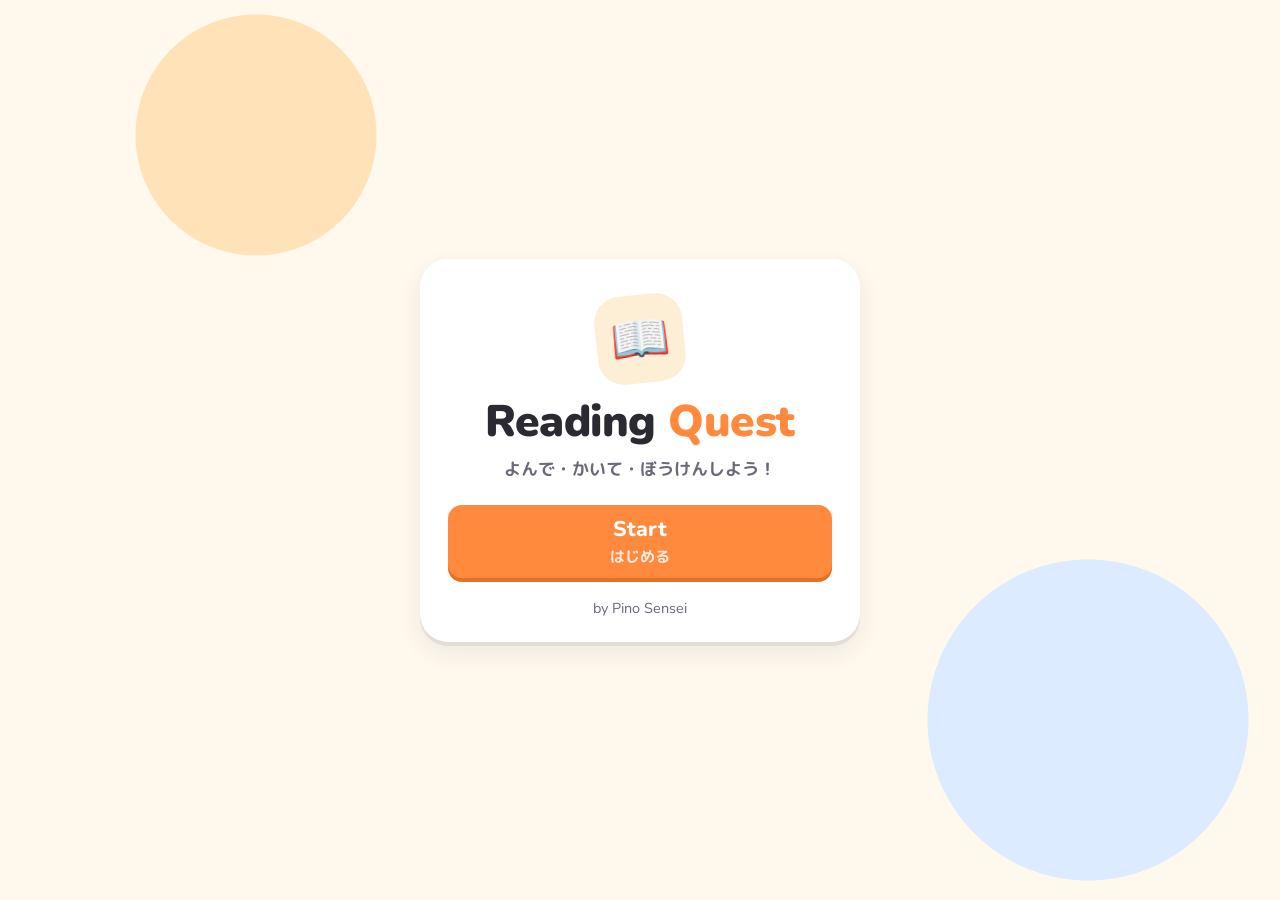
<file: index.html>
<!DOCTYPE html>
<html lang="en">
<head>
  <meta charset="UTF-8">
  <meta name="viewport" content="width=device-width, initial-scale=1, viewport-fit=cover">
  <title>Reading Quest</title>
  <link rel="preconnect" href="https://fonts.googleapis.com">
  <link href="https://fonts.googleapis.com/css2?family=Fredoka:wght@600;700&family=M+PLUS+Rounded+1c:wght@500;700;800&family=Nunito:wght@600;800;900&display=swap" rel="stylesheet">
  <link rel="stylesheet" href="style.css">
</head>
<body>

  <!-- ============ TITLE ============ -->
  <section id="screen-title" class="screen">
    <div class="title-card">
      <div class="title-badge">📖</div>
      <h1 class="title-logo">Reading <span>Quest</span></h1>
      <p class="title-sub">よんで・かいて・ぼうけんしよう！</p>
      <div class="title-buttons">
        <button id="btn-continue" class="btn btn-primary btn-big hidden">Continue <small>つづきから</small></button>
        <button id="btn-new" class="btn btn-primary btn-big">Start <small>はじめる</small></button>
      </div>
      <p class="title-foot">by Pino Sensei</p>
    </div>
    <p id="storage-warning" class="warning hidden">
      ⚠️ This browser can't save progress (private mode or cookies blocked).<br>
      このブラウザでは記録が保存されません。
    </p>
  </section>

  <!-- ============ PLAYER SETUP ============ -->
  <section id="screen-setup" class="screen hidden">
    <div class="panel setup-panel">
      <h2>Make your player <small>プレーヤーをつくろう</small></h2>

      <label class="field-label" for="input-name">1. Your name <small>なまえ（ローマ字）</small></label>
      <input id="input-name" class="text-input" maxlength="12" autocomplete="off" placeholder="e.g. Yuki">

      <p class="field-label">2. Choose your character <small>キャラクター</small></p>
      <div id="avatar-grid" class="avatar-grid"></div>

      <p class="field-label">3. Where do you start? <small>レベル</small></p>
      <div id="level-grid" class="level-grid"></div>

      <p id="setup-error" class="error hidden"></p>
      <button id="btn-setup-done" class="btn btn-primary btn-big">Let's go! <small>しゅっぱつ</small></button>
    </div>
  </section>

  <!-- ============ WORLD MAP ============ -->
  <section id="screen-map" class="screen hidden">
    <header class="game-bar">
      <div class="game-logo">📖 Reading Quest<small>English Reading Adventure</small></div>
      <nav class="game-tabs">
        <button class="game-tab on" data-tab="map">🗺️ <span>World Map</span></button>
        <button class="game-tab" data-tab="missions">📜 <span>Missions</span></button>
        <button class="game-tab" data-tab="vocab">🃏 <span>Vocabulary</span></button>
        <button class="game-tab" data-tab="progress">📊 <span>Progress</span></button>
        <button class="game-tab" data-tab="achievements">🏆 <span>Achievements</span></button>
      </nav>
      <div class="game-bar-right">
        <div class="coin-pill">🪙 <span id="top-coins">0</span></div>
        <button class="round-btn js-open-settings" aria-label="Settings">⚙️</button>
      </div>
    </header>

    <div id="map-viewport" class="map-viewport">
      <div id="world-map" class="map-stage"></div>
    </div>

    <div class="player-card">
      <div id="top-avatar" class="pc-avatar"></div>
      <div class="pc-info">
        <div><b id="top-name"></b> <span class="pc-level">Lv. <span id="top-level">1</span></span></div>
        <div class="pc-xp"><i id="top-xpbar"></i></div>
        <div class="pc-xpnum"><span id="top-xp">0</span> XP</div>
      </div>
    </div>

    <div class="map-banner">
      <div class="map-ribbon">Choose a Region</div>
      <p>Read, write, earn stars and unlock new places! <small>ちずからえらぼう</small></p>
    </div>

    <div class="swipe-hint">👆 Swipe the map ⇆ スワイプ</div>

    <div class="daily-card">
      <h3>📅 Daily Quest <small>きょうのクエスト</small></h3>
      <div class="daily-row"><span>📖 Clear 1 stage today</span><span>0 / 1</span></div>
      <div class="daily-reward">💎 +50 XP · coming soon</div>
    </div>
  </section>

  <!-- ============ REGION ============ -->
  <section id="screen-region" class="screen hidden">
    <header class="topbar">
      <button id="btn-back-map" class="btn btn-ghost">← Map <small>マップ</small></button>
      <div class="topbar-right">
        <div class="coin-chip">🪙 <span class="js-coins">0</span></div>
        <button class="icon-btn js-open-settings" aria-label="Settings">⚙️</button>
      </div>
    </header>
    <div class="region-head">
      <h2 id="region-title"></h2>
      <p id="region-skill"></p>
      <div class="star-total">⭐ <span id="region-stars">0</span></div>
    </div>
    <div id="stage-list" class="stage-list"></div>
  </section>

  <!-- ============ PLAY (one stage) ============ -->
  <section id="screen-play" class="screen hidden">
    <header class="play-bar">
      <button id="btn-quit" class="round-btn light" aria-label="Quit">✕</button>
      <div class="play-progress"><i id="play-bar-fill"></i></div>
      <span id="play-count" class="play-count">1 / 10</span>
    </header>
    <div class="play-card">
      <p id="play-stage-name" class="play-stage-name"></p>
      <h2 id="play-instruction" class="play-instruction"></h2>
      <p id="play-instruction-jp" class="play-instruction-jp"></p>
      <div id="play-prompt" class="play-prompt"></div>
      <button id="btn-listen" class="listen-btn hidden">🔊 <span>Listen</span></button>
      <div id="play-choices" class="play-choices"></div>
      <p id="play-feedback" class="play-feedback"></p>
    </div>
  </section>

  <!-- ============ RESULT ============ -->
  <section id="screen-result" class="screen hidden">
    <div class="result-card">
      <p id="result-stage" class="play-stage-name"></p>
      <h2 id="result-title" class="result-title"></h2>
      <div id="result-stars" class="result-stars"></div>
      <p id="result-detail" class="result-detail"></p>
      <div id="result-coins" class="result-coins"></div>
      <div class="result-buttons">
        <button id="btn-next-stage" class="btn btn-primary btn-big">Next stage ▶ <small>つぎへ</small></button>
        <button id="btn-retry" class="btn btn-secondary btn-big">🔁 Try again <small>もういちど</small></button>
        <button id="btn-to-stages" class="btn btn-ghost">Stage list <small>ステージいちらん</small></button>
      </div>
    </div>
  </section>

  <!-- ============ SETTINGS (modal) ============ -->
  <div id="modal-settings" class="modal hidden" role="dialog" aria-modal="true">
    <div class="modal-box">
      <button class="modal-x js-close-modal" aria-label="Close">×</button>
      <h2>Settings <small>せってい</small></h2>

      <div class="setting-row">
        <span>🔊 Sound <small>おと</small></span>
        <div class="seg" data-setting="sound">
          <button data-value="true">ON</button><button data-value="false">OFF</button>
        </div>
      </div>
      <div class="setting-row">
        <span>🗣️ Voice speed <small>こえのはやさ</small></span>
        <div class="seg" data-setting="voiceSpeed">
          <button data-value="slow">Slow</button><button data-value="normal">Normal</button>
        </div>
      </div>
      <div class="setting-row">
        <span>🇯🇵 Japanese hints <small>日本語ヒント</small></span>
        <div class="seg" data-setting="jpHints">
          <button data-value="true">ON</button><button data-value="false">OFF</button>
        </div>
      </div>
      <div class="setting-row">
        <span>🔠 Text size <small>もじのおおきさ</small></span>
        <div class="seg" data-setting="textSize">
          <button data-value="normal">Normal</button><button data-value="large">Large</button>
        </div>
      </div>
      <button id="btn-test-voice" class="btn btn-ghost">▶ Test voice <small>こえをためす</small></button>

      <hr>
      <h3>Save backup <small>きろくのバックアップ</small></h3>
      <div class="backup-buttons">
        <button id="btn-download" class="btn btn-secondary">⬇ Download save file</button>
        <label class="btn btn-secondary file-btn">⬆ Load save file
          <input id="input-file" type="file" accept=".txt,text/plain">
        </label>
        <button id="btn-show-code" class="btn btn-secondary">📋 Show code</button>
        <button id="btn-enter-code" class="btn btn-secondary">⌨ Enter code</button>
      </div>
      <textarea id="code-box" class="code-box hidden" rows="4" spellcheck="false"></textarea>
      <div id="code-actions" class="code-actions hidden">
        <button id="btn-copy-code" class="btn btn-ghost">Copy</button>
        <button id="btn-load-code" class="btn btn-primary">Load this code</button>
      </div>
      <p id="backup-msg" class="small-msg"></p>

      <hr>
      <button id="btn-reset" class="btn btn-danger">Delete my Reading Quest save <small>きろくをけす</small></button>
    </div>
  </div>

  <!-- ============ CONFIRM (modal) ============ -->
  <div id="modal-confirm" class="modal hidden" role="dialog" aria-modal="true">
    <div class="modal-box modal-small">
      <p id="confirm-text"></p>
      <div class="confirm-buttons">
        <button id="confirm-no" class="btn btn-ghost">Cancel <small>やめる</small></button>
        <button id="confirm-yes" class="btn btn-danger">OK</button>
      </div>
    </div>
  </div>

  <div id="toast" class="toast"></div>

  <script src="content/regions.js"></script>
  <script src="content/words.js"></script>
  <script src="save.js"></script>
  <script src="game.js"></script>
  <script src="stages.js"></script>
  <script src="engine.js"></script>
</body>
</html>
</file>
<file: style.css>
/* =========================================================
   Reading Quest – Styles (Clean Pro light, tablet-first)
   ========================================================= */
:root {
  --bg: #FFF8EC;
  --bg-2: #FDEFD6;
  --card: #FFFFFF;
  --ink: #2B2A33;
  --ink-soft: #6B6878;
  --line: #EADFCB;
  --primary: #FF8A3D;
  --primary-dark: #E56F22;
  --secondary: #4A90E2;
  --danger: #E5484D;
  --good: #2EAD6B;
  --star: #FFC531;
  --radius: 18px;
  --shadow: 0 4px 0 rgba(43, 42, 51, .08), 0 10px 24px rgba(43, 42, 51, .08);
  --fs: 17px;
  --font: 'Nunito', 'M PLUS Rounded 1c', system-ui, sans-serif;
}
body.large-text { --fs: 21px; }

* { box-sizing: border-box; }
html, body { margin: 0; height: 100%; }
body {
  font-family: var(--font);
  font-size: var(--fs);
  color: var(--ink);
  background: var(--bg);
  -webkit-tap-highlight-color: transparent;
  overscroll-behavior: none;
}
small { font-family: 'M PLUS Rounded 1c', sans-serif; font-size: .72em; color: var(--ink-soft); font-weight: 700; }
.hidden { display: none !important; }

.screen {
  min-height: 100vh;
  min-height: 100dvh;
  padding: max(16px, env(safe-area-inset-top)) 16px max(16px, env(safe-area-inset-bottom));
  display: flex;
  flex-direction: column;
  align-items: center;
}

/* ---------- Buttons ---------- */
.btn {
  font: inherit; font-weight: 800;
  border: none; border-radius: 14px;
  min-height: 48px; padding: 10px 18px;
  cursor: pointer;
  display: inline-flex; flex-direction: column; align-items: center; justify-content: center; gap: 2px;
  transition: transform .08s, box-shadow .08s, filter .15s;
  touch-action: manipulation;
}
.btn small { color: inherit; opacity: .85; }
.btn:active { transform: translateY(3px); }
.btn-big { min-height: 64px; font-size: 1.25em; width: 100%; }
.btn-primary { background: var(--primary); color: #fff; box-shadow: 0 4px 0 var(--primary-dark); }
.btn-primary:active { box-shadow: 0 1px 0 var(--primary-dark); }
.btn-secondary { background: #EAF2FD; color: #245A9E; box-shadow: 0 3px 0 #C9DCF5; }
.btn-ghost { background: transparent; color: var(--ink); border: 2px solid var(--line); }
.btn-danger { background: #FDECEC; color: var(--danger); box-shadow: 0 3px 0 #F6C9CA; }
.icon-btn {
  width: 48px; height: 48px; border-radius: 50%; border: 2px solid var(--line);
  background: var(--card); font-size: 22px; cursor: pointer;
}

/* ---------- Title ---------- */
#screen-title {
  justify-content: center;
  background:
    radial-gradient(circle at 20% 15%, #FFE2B8 0 120px, transparent 121px),
    radial-gradient(circle at 85% 80%, #DCEBFF 0 160px, transparent 161px),
    var(--bg);
}
.title-card {
  width: min(440px, 100%);
  background: var(--card); border-radius: 28px; box-shadow: var(--shadow);
  padding: 36px 28px 24px; text-align: center;
}
.title-badge {
  width: 88px; height: 88px; margin: 0 auto 8px; border-radius: 26px;
  background: var(--bg-2); display: grid; place-items: center; font-size: 48px;
  transform: rotate(-6deg);
}
.title-logo { font-size: 2.6em; margin: 4px 0; letter-spacing: -.5px; font-weight: 900; }
.title-logo span { color: var(--primary); }
.title-sub { margin: 0 0 24px; color: var(--ink-soft); font-family: 'M PLUS Rounded 1c', sans-serif; font-weight: 700; }
.title-buttons { display: grid; gap: 12px; }
.title-foot { margin: 20px 0 0; color: var(--ink-soft); font-size: .85em; }
.warning {
  margin-top: 16px; max-width: 440px; text-align: center; background: #FFF3C4;
  border-radius: 12px; padding: 10px 14px; font-size: .85em;
}

/* ---------- Panels / setup ---------- */
.panel {
  width: min(720px, 100%); background: var(--card); border-radius: 24px;
  box-shadow: var(--shadow); padding: 24px;
}
.panel h2 { margin: 0 0 12px; text-align: center; }
.field-label { display: block; font-weight: 800; margin: 18px 0 8px; }
.text-input {
  width: 100%; font: inherit; font-size: 1.2em; padding: 12px 16px; min-height: 54px;
  border: 3px solid var(--line); border-radius: 14px; outline: none;
}
.text-input:focus { border-color: var(--primary); }

.avatar-grid { display: grid; grid-template-columns: repeat(auto-fill, minmax(96px, 1fr)); gap: 10px; }
.avatar-option, .level-option {
  font: inherit; background: var(--bg); border: 3px solid transparent; border-radius: 16px;
  padding: 8px; cursor: pointer; display: flex; flex-direction: column; align-items: center; gap: 4px;
}
.avatar-option svg { width: 72px; height: 72px; }
.avatar-option span { font-weight: 800; font-size: .85em; }
.avatar-option.selected, .level-option.selected {
  border-color: var(--primary); background: #FFF0E3;
}
.level-grid { display: grid; grid-template-columns: repeat(auto-fit, minmax(140px, 1fr)); gap: 10px; }
.level-option { min-height: 72px; justify-content: center; font-weight: 800; }
.level-option .lv-icon { font-size: 1.5em; }
.error { color: var(--danger); font-weight: 800; text-align: center; }
#btn-setup-done { margin-top: 20px; }

/* ---------- Top bar ---------- */
.topbar {
  width: min(960px, 100%); display: flex; align-items: center; justify-content: space-between;
  gap: 12px; margin-bottom: 12px;
}
.topbar-right { display: flex; align-items: center; gap: 10px; }
.player-chip, .coin-chip {
  background: var(--card); border-radius: 999px; box-shadow: var(--shadow);
  display: flex; align-items: center; gap: 8px; padding: 4px 14px 4px 4px; font-weight: 900;
}
.coin-chip { padding: 8px 14px; }
.mini-avatar svg { width: 40px; height: 40px; display: block; border-radius: 50%; background: var(--bg-2); }

/* ---------- World map ---------- */
.map-wrap { width: min(960px, 100%); flex: 1; display: flex; align-items: center; }
.world-map {
  position: relative; width: 100%; aspect-ratio: 4 / 3;
  border-radius: 28px; overflow: hidden; box-shadow: var(--shadow);
  background: #BFE6F5;
}
.world-map > svg { position: absolute; inset: 0; width: 100%; height: 100%; }
.map-spot {
  position: absolute; transform: translate(-50%, -50%);
  font: inherit; border: none; cursor: pointer; background: var(--card);
  border-radius: 18px; padding: 8px 14px; min-width: 132px; min-height: 56px;
  box-shadow: 0 4px 0 rgba(0,0,0,.15); text-align: center;
  display: flex; flex-direction: column; align-items: center; line-height: 1.15;
}
.map-spot b { font-size: .95em; }
.map-spot .spot-stars { font-size: .8em; color: var(--ink-soft); font-weight: 800; }
.map-spot.open { border: 3px solid var(--spot-color); animation: bob 2.4s ease-in-out infinite; }
.map-spot.locked { opacity: .82; filter: grayscale(.6); cursor: default; }
@keyframes bob { 50% { transform: translate(-50%, calc(-50% - 5px)); } }
@media (prefers-reduced-motion: reduce) { .map-spot.open { animation: none; } }

/* ---------- Region ---------- */
.region-head { text-align: center; margin: 4px 0 16px; }
.region-head h2 { margin: 0; font-size: 1.8em; }
.region-head p { margin: 4px 0 8px; color: var(--ink-soft); font-weight: 700; }
.star-total {
  display: inline-block; background: var(--card); padding: 6px 16px; border-radius: 999px;
  box-shadow: var(--shadow); font-weight: 900;
}
.stage-list {
  width: min(960px, 100%);
  display: grid; grid-template-columns: repeat(auto-fill, minmax(160px, 1fr)); gap: 14px;
}
.stage-card {
  font: inherit; text-align: left; border: none; cursor: pointer;
  background: var(--card); border-radius: var(--radius); box-shadow: var(--shadow);
  padding: 14px; min-height: 120px; display: flex; flex-direction: column; gap: 4px;
  border-top: 6px solid var(--region-color);
}
.stage-card .stage-num { font-weight: 900; color: var(--region-color); }
.stage-card .stage-name { font-weight: 900; font-size: 1.05em; }
.stage-card .stage-stars { margin-top: auto; font-size: 1.2em; letter-spacing: 2px; }
.stage-card.locked { background: #F3EEE6; cursor: default; box-shadow: none; color: var(--ink-soft); }
.stage-card.boss { background: linear-gradient(135deg, #FFF4D6, #FFE1E1); }
.star-on { color: var(--star); } .star-off { color: #DDD3C3; }

/* ---------- Modals ---------- */
.modal {
  position: fixed; inset: 0; background: rgba(43, 42, 51, .45);
  display: grid; place-items: center; padding: 16px; z-index: 50;
}
.modal-box {
  position: relative; width: min(560px, 100%); max-height: 90vh; overflow-y: auto;
  background: var(--card); border-radius: 24px; padding: 24px;
}
.modal-box h2 { margin: 0 0 12px; }
.modal-box h3 { margin: 0 0 10px; }
.modal-box hr { border: none; border-top: 2px dashed var(--line); margin: 18px 0; }
.modal-small { width: min(400px, 100%); text-align: center; }
.modal-x {
  position: absolute; top: 10px; right: 10px; width: 44px; height: 44px;
  border: none; background: var(--bg); border-radius: 50%; font-size: 26px; cursor: pointer;
}
.setting-row {
  display: flex; align-items: center; justify-content: space-between; gap: 10px;
  padding: 10px 0; font-weight: 800; flex-wrap: wrap;
}
.seg { display: inline-flex; background: var(--bg); border-radius: 12px; padding: 4px; }
.seg button {
  font: inherit; font-weight: 800; border: none; background: transparent;
  min-width: 72px; min-height: 44px; border-radius: 9px; cursor: pointer; color: var(--ink-soft);
}
.seg button.active { background: var(--card); color: var(--primary); box-shadow: 0 2px 6px rgba(0,0,0,.1); }
.backup-buttons { display: grid; grid-template-columns: 1fr 1fr; gap: 10px; }
.file-btn { position: relative; overflow: hidden; }
.file-btn input { position: absolute; inset: 0; opacity: 0; cursor: pointer; }
.code-box {
  width: 100%; margin-top: 10px; font-family: ui-monospace, monospace; font-size: 13px;
  border: 2px solid var(--line); border-radius: 12px; padding: 10px; word-break: break-all;
}
.code-actions { display: flex; gap: 10px; justify-content: flex-end; margin-top: 8px; }
.small-msg { min-height: 1.2em; font-weight: 800; font-size: .9em; }
.confirm-buttons { display: flex; gap: 10px; justify-content: center; margin-top: 16px; }
#btn-reset { width: 100%; }

/* ---------- Toast ---------- */
.toast {
  position: fixed; left: 50%; bottom: 24px; transform: translate(-50%, 120px);
  background: var(--ink); color: #fff; padding: 12px 20px; border-radius: 14px;
  font-weight: 800; transition: transform .25s; z-index: 60; max-width: 90vw; text-align: center;
}
.toast.show { transform: translate(-50%, 0); }

@media (max-width: 480px) {
  .backup-buttons { grid-template-columns: 1fr; }
  .map-spot { min-width: 112px; padding: 6px 10px; font-size: .9em; }
}

/* ---------- Small polish ---------- */
h2 small, .region-head h2 small { display: block; margin-top: 2px; }
.stage-card .stage-lock { margin-top: auto; font-weight: 800; font-size: .9em; color: var(--ink-soft); }
.toast { visibility: hidden; }
.toast.show { visibility: visible; }

/* =========================================================
   World map – painted background (Option A)
   Label positions are % of the picture, so they always
   stay on the right place when the screen size changes.
   ========================================================= */
#screen-map {
  position: relative; padding: 0; height: 100vh; height: 100dvh; min-height: 520px;
  overflow: hidden; display: block; background: #12204A; color: #fff;
}
#screen-map::before { /* blurred copy of the map fills any empty side space */
  content: ''; position: absolute; inset: -40px;
  background: url('img/map-small.jpg') center / cover; filter: blur(24px) brightness(.85);
}
.game-bar {
  position: absolute; inset: 0 0 auto 0; z-index: 6; height: 68px;
  display: flex; align-items: center; gap: 14px; padding: 0 16px;
  background: linear-gradient(#26336F, #1B2558); box-shadow: 0 4px 16px rgba(0,0,0,.35);
}
.game-logo {
  font-family: 'Fredoka', 'Nunito', sans-serif; font-weight: 700; font-size: 28px; line-height: 1;
  color: #F6C453; text-shadow: 0 2px 0 #9A5B12, 0 4px 8px rgba(0,0,0,.4); white-space: nowrap;
}
.game-logo small { display: block; font-family: 'Nunito'; font-size: 11px; color: #FFE9B5; text-shadow: none; margin-top: 3px; letter-spacing: .5px; }
.game-tabs { display: flex; gap: 6px; margin-left: auto; overflow-x: auto; scrollbar-width: none; }
.game-tabs::-webkit-scrollbar { display: none; }
.game-tab {
  font: inherit; font-size: 15px; font-weight: 800; border: none; cursor: pointer; white-space: nowrap;
  min-height: 44px; padding: 0 14px; border-radius: 999px; color: #DDE3FF; background: rgba(255,255,255,.08);
  display: flex; align-items: center; gap: 6px;
}
.game-tab.on { background: linear-gradient(#FFD877, #F0B33C); color: #4A2E05; box-shadow: 0 3px 0 #B57A14; }
.game-bar-right { display: flex; align-items: center; gap: 8px; }
.coin-pill { background: rgba(255,255,255,.1); border-radius: 999px; padding: 8px 14px; font-weight: 900; white-space: nowrap; }
.round-btn {
  width: 46px; height: 46px; border-radius: 50%; cursor: pointer; font-size: 21px;
  background: rgba(255,255,255,.1); border: 2px solid rgba(255,255,255,.3);
}

/* the map itself */
.map-viewport {
  position: absolute; inset: 68px 0 0 0; z-index: 1;
  display: flex; justify-content: center; align-items: center;
  overflow-x: auto; overflow-y: hidden; scrollbar-width: none; -webkit-overflow-scrolling: touch;
}
.map-viewport::-webkit-scrollbar { display: none; }
.map-stage {
  position: relative; flex: none;
  aspect-ratio: 1672 / 941;
  width: min(100vw, (100dvh - 68px) * 1.7768);
  background: url('img/map.jpg') center / 100% 100% no-repeat;
  box-shadow: 0 0 40px rgba(0,0,0,.35);
}

/* region labels */
.region-spot {
  position: absolute; transform: translate(-50%, -50%); z-index: 2;
  display: flex; flex-direction: column; align-items: center; gap: 4px;
  background: none; border: none; padding: 0; font: inherit; cursor: pointer;
}
.region-label {
  display: flex; align-items: center; white-space: nowrap;
  background: linear-gradient(#FFF6DF, #F0DCA8); color: #3A2A18; border-radius: 14px;
  padding: 4px 18px 4px 4px; font-family: 'Fredoka', 'Nunito', sans-serif; font-weight: 600; font-size: 20px;
  box-shadow: 0 4px 0 #BC9A58, 0 8px 14px rgba(0,0,0,.35);
}
.region-num {
  width: 38px; height: 38px; border-radius: 50%; display: grid; place-items: center; margin-right: 10px;
  background: #1F4D3A; color: #fff; border: 3px solid #FFF6DF; box-shadow: 0 0 0 2px #1F4D3A; font-size: 19px;
}
.region-sub { background: rgba(20,30,70,.85); color: #fff; padding: 3px 14px; border-radius: 999px; font-weight: 900; font-size: 14px; }
.region-spot.open .region-label { animation: labelBob 2.6s ease-in-out infinite; }
.region-spot.locked .region-label { filter: saturate(.35) brightness(.92); }
.region-spot.locked .region-num { background: #565C72; box-shadow: 0 0 0 2px #565C72; }
@keyframes labelBob { 50% { transform: translateY(-4px); } }
@media (prefers-reduced-motion: reduce) { .region-spot.open .region-label { animation: none; } }

/* overlays */
.player-card {
  position: absolute; left: 16px; top: 84px; z-index: 5; display: flex; align-items: center; gap: 12px;
  background: rgba(24,34,84,.88); border: 2px solid rgba(255,255,255,.2); border-radius: 18px;
  padding: 8px 16px 8px 8px; box-shadow: 0 6px 18px rgba(0,0,0,.3);
}
.pc-avatar { width: 60px; height: 60px; border-radius: 50%; overflow: hidden; background: #FDEFD6; border: 3px solid #F6C453; }
.pc-avatar svg { width: 100%; height: 100%; display: block; }
.pc-info b { font-size: 18px; }
.pc-level { color: #F6C453; font-weight: 900; }
.pc-xp { width: 150px; height: 10px; border-radius: 99px; background: rgba(255,255,255,.15); overflow: hidden; margin-top: 6px; }
.pc-xp i { display: block; height: 100%; width: 0; background: linear-gradient(90deg, #5EE2E8, #A58BFF); transition: width .6s; }
.pc-xpnum { font-size: 12px; color: #C9D2FF; margin-top: 2px; }

.map-banner { position: absolute; left: 50%; top: 82px; transform: translateX(-50%); z-index: 4; text-align: center; pointer-events: none; }
.map-ribbon {
  position: relative; display: inline-block; color: #3A2A18; padding: 6px 44px 8px; border-radius: 8px;
  background: linear-gradient(#FFF4DA, #F1DDAA); font-family: 'Fredoka', 'Nunito', sans-serif; font-weight: 700; font-size: 28px;
  box-shadow: 0 4px 0 #C9A764, 0 8px 16px rgba(0,0,0,.25);
}
.map-banner p { margin: 6px 0 0; font-weight: 800; font-size: 14px; text-shadow: 0 2px 4px rgba(0,0,0,.6); }
.map-banner p small { color: #FFE9B5; }

.daily-card {
  position: absolute; right: 16px; bottom: 16px; z-index: 5; width: 270px; color: #3A2A18;
  background: linear-gradient(#FFF5DC, #F3E0B2); border-radius: 14px; padding: 12px 16px;
  box-shadow: 0 5px 0 #C6A462, 0 10px 20px rgba(0,0,0,.3);
}
.daily-card h3 { margin: 0 0 8px; font-family: 'Fredoka', 'Nunito', sans-serif; font-size: 19px; }
.daily-row { display: flex; justify-content: space-between; font-weight: 800; font-size: 14px; border-top: 2px dashed #DCC28A; padding-top: 8px; }
.daily-reward { text-align: center; margin-top: 6px; font-weight: 900; font-size: 13px; color: #5B3D9E; }

/* tablets in portrait / small laptops */
@media (max-width: 1000px) {
  .game-tab span { display: none; }
  .game-tab { padding: 0 12px; }
  .map-banner { display: none; }
}
/* phones: the map becomes swipe-able left/right */
@media (max-width: 700px) {
  .game-bar { gap: 8px; padding: 0 10px; }
  .game-logo { font-size: 20px; } .game-logo small { display: none; }
  .coin-pill { padding: 6px 10px; font-size: 14px; }
  .game-tab { min-height: 40px; padding: 0 9px; }
  .map-viewport { justify-content: flex-start; }
  .map-stage { width: auto; height: 100%; }
  .player-card { top: 78px; left: 10px; padding: 5px 10px 5px 5px; }
  .pc-avatar { width: 42px; height: 42px; } .pc-xp { width: 96px; }
  .region-label { font-size: 15px; padding: 3px 12px 3px 3px; }
  .region-num { width: 28px; height: 28px; font-size: 14px; margin-right: 6px; }
  .daily-card { left: 10px; right: 10px; bottom: 10px; width: auto; padding: 8px 12px; }
  .daily-card h3 { font-size: 15px; margin-bottom: 4px; } .daily-reward { display: none; }
}
@media (max-width: 420px) { .game-logo { display: none; } .game-tabs { margin-left: 0; } }
.daily-card h3 small { display: block; font-size: .62em; margin-top: 1px; }
.swipe-hint { display: none; }
@media (max-width: 700px) {
  .swipe-hint {
    display: block; position: absolute; left: 50%; bottom: 74px; transform: translateX(-50%); z-index: 5;
    background: rgba(20,30,70,.8); padding: 4px 14px; border-radius: 999px; font-weight: 800; font-size: 13px; pointer-events: none;
  }
}
@media (max-width: 1200px) { .game-tab span { display: none; } .game-tab { padding: 0 12px; } }
.swipe-hint { white-space: nowrap; }

/* =========================================================
   Play screen + Result screen (Step 2)
   ========================================================= */
#screen-play, #screen-result {
  background:
    radial-gradient(circle at 15% 10%, color-mix(in srgb, var(--region-color, #F5A623) 22%, transparent) 0 180px, transparent 181px),
    radial-gradient(circle at 90% 90%, #DCEBFF 0 200px, transparent 201px),
    var(--bg);
}
.play-bar { width: min(820px, 100%); display: flex; align-items: center; gap: 12px; margin-bottom: 14px; }
.round-btn.light { background: var(--card); border: 2px solid var(--line); color: var(--ink); font-weight: 900; flex: none; }
.play-progress { flex: 1; height: 16px; background: #EFE5D3; border-radius: 99px; overflow: hidden; }
.play-progress i {
  display: block; height: 100%; width: 0; border-radius: 99px; transition: width .4s;
  background: linear-gradient(90deg, var(--region-color, #F5A623), #FFD877);
}
.play-count { font-weight: 900; min-width: 56px; text-align: right; }

.play-card {
  width: min(820px, 100%); background: var(--card); border-radius: 28px; box-shadow: var(--shadow);
  padding: 22px 22px 26px; text-align: center; border-top: 8px solid var(--region-color, #F5A623);
}
.play-card.pop { animation: popIn .28s ease-out; }
@keyframes popIn { from { transform: scale(.96); opacity: .4; } to { transform: none; opacity: 1; } }
.play-stage-name { margin: 0; font-weight: 900; color: var(--region-color, #F5A623); letter-spacing: .3px; }
.play-instruction { margin: 6px 0 0; font-size: 1.5em; }
.play-instruction-jp { margin: 2px 0 0; min-height: 1.3em; color: var(--ink-soft); font-family: 'M PLUS Rounded 1c', sans-serif; font-weight: 700; }

.play-prompt { min-height: 140px; display: grid; place-items: center; margin: 12px 0 6px; }
.prompt-letter {
  font-family: 'Fredoka', 'Nunito', sans-serif; font-weight: 700; font-size: 120px; line-height: 1;
  width: 170px; height: 170px; display: grid; place-items: center; border-radius: 32px;
  background: color-mix(in srgb, var(--region-color, #F5A623) 14%, white); color: var(--ink);
}
.prompt-ear { font-size: 96px; animation: wiggle 1.6s ease-in-out infinite; }
@keyframes wiggle { 50% { transform: rotate(-8deg) scale(1.05); } }
.prompt-row { display: flex; gap: 10px; flex-wrap: wrap; justify-content: center; }
.prompt-row { font-family: 'Fredoka', 'Nunito', sans-serif; font-weight: 700; font-size: 64px; align-items: center; }
.prompt-row .gap {
  display: inline-grid; place-items: center; width: 80px; height: 86px; margin: 0 6px; border-radius: 18px;
  border: 4px dashed var(--region-color, #F5A623); color: var(--region-color, #F5A623);
  animation: blink 1.4s ease-in-out infinite;
}
@keyframes blink { 50% { opacity: .45; } }

.listen-btn {
  font: inherit; font-weight: 900; font-size: 1.1em; border: none; cursor: pointer;
  background: #EAF2FD; color: #245A9E; border-radius: 999px; padding: 10px 22px; min-height: 52px;
  box-shadow: 0 3px 0 #C9DCF5; margin-bottom: 8px;
}
.listen-btn:active { transform: translateY(2px); }

.play-choices { display: grid; grid-template-columns: repeat(2, 1fr); gap: 12px; margin-top: 10px; }
.play-choices.big { grid-template-columns: repeat(4, 1fr); }
.choice-btn {
  font-family: 'Fredoka', 'Nunito', sans-serif; font-weight: 700; font-size: 1.3em;
  min-height: 72px; border-radius: 18px; cursor: pointer; color: var(--ink);
  background: var(--card); border: 3px solid var(--line); box-shadow: 0 4px 0 var(--line);
  transition: transform .08s, background .15s; touch-action: manipulation;
}
.play-choices.big .choice-btn { font-size: 54px; min-height: 104px; }
.choice-btn:active { transform: translateY(3px); box-shadow: 0 1px 0 var(--line); }
.choice-btn.correct, .choice-btn.show-answer { background: #E3F7EC; border-color: var(--good); box-shadow: 0 4px 0 #9BD9B6; color: #17703F; }
.choice-btn.correct { animation: bounce .4s; }
.choice-btn.wrong { background: #FDECEC; border-color: var(--danger); box-shadow: 0 4px 0 #F6C9CA; color: var(--danger); animation: shake .35s; }
@keyframes bounce { 40% { transform: scale(1.08); } }
@keyframes shake { 20%, 60% { transform: translateX(-6px); } 40%, 80% { transform: translateX(6px); } }
.play-feedback { min-height: 1.6em; margin: 14px 0 0; font-weight: 900; font-size: 1.15em; }
.play-feedback.good { color: var(--good); }
.play-feedback.bad { color: var(--danger); }

/* result */
#screen-result { justify-content: center; }
.result-card {
  width: min(520px, 100%); background: var(--card); border-radius: 28px; box-shadow: var(--shadow);
  padding: 26px 24px; text-align: center; border-top: 8px solid var(--region-color, #F5A623);
}
.result-title { margin: 4px 0 0; font-size: 2em; }
.result-title small { display: block; font-size: .5em; }
.result-stars { margin: 10px 0 4px; display: flex; justify-content: center; gap: 8px; }
.big-star { font-size: 72px; color: #E8DDCB; line-height: 1; }
.big-star.on { color: var(--star); text-shadow: 0 4px 0 #E0A800; animation: starIn .5s both; }
@keyframes starIn { from { transform: scale(0) rotate(-40deg); } 70% { transform: scale(1.25); } to { transform: scale(1); } }
.result-detail { font-weight: 800; color: var(--ink-soft); }
.result-coins {
  display: inline-block; font-weight: 900; font-size: 1.3em; background: #FFF4D6;
  padding: 8px 20px; border-radius: 999px; margin-bottom: 18px;
}
.result-buttons { display: grid; gap: 10px; }

@media (max-width: 600px) {
  .play-choices.big { grid-template-columns: repeat(2, 1fr); }
  .play-choices.big .choice-btn { font-size: 46px; min-height: 92px; }
  .prompt-letter { font-size: 96px; width: 140px; height: 140px; }
  .prompt-row { font-size: 48px; }
  .prompt-row .gap { width: 62px; height: 68px; }
  .play-instruction { font-size: 1.25em; }
  .play-prompt { min-height: 110px; }
  .big-star { font-size: 60px; }
}
@media (prefers-reduced-motion: reduce) {
  .prompt-ear, .prompt-row .gap, .big-star.on, .choice-btn { animation: none !important; }
}

/* ---------- Step 3: picture prompts & picture buttons ---------- */
.prompt-pic {
  font-size: 110px; line-height: 1; width: 170px; height: 170px; display: grid; place-items: center;
  border-radius: 32px; background: color-mix(in srgb, var(--region-color, #F5A623) 14%, white);
}
.prompt-word {
  font-family: 'Fredoka', 'Nunito', sans-serif; font-weight: 700; font-size: 72px; line-height: 1.1;
  padding: 10px 30px; border-radius: 24px; background: color-mix(in srgb, var(--region-color, #F5A623) 14%, white);
}
.play-choices.pics { grid-template-columns: repeat(4, 1fr); }
.play-choices.pics .choice-btn { font-size: 64px; min-height: 116px; line-height: 1; }
@media (max-width: 600px) {
  .play-choices.pics { grid-template-columns: repeat(2, 1fr); }
  .play-choices.pics .choice-btn { font-size: 56px; min-height: 100px; }
  .prompt-pic { font-size: 88px; width: 140px; height: 140px; }
  .prompt-word { font-size: 54px; }
}

/* ---------- Step 4: Build a Word (letter tiles) ---------- */
.prompt-jp { margin-top: 6px; font-family: 'M PLUS Rounded 1c', sans-serif; font-weight: 700; color: var(--ink-soft); }
.play-prompt:has(.prompt-jp) { display: flex; flex-direction: column; align-items: center; }
.play-choices.build { display: flex; flex-direction: column; align-items: center; gap: 18px; }
.build-slots { display: flex; gap: 8px; justify-content: center; flex-wrap: wrap; }
.slot {
  width: 62px; height: 72px; border-radius: 14px; display: grid; place-items: center;
  border: 3px dashed #D9CBB2; background: #FFFBF3;
  font-family: 'Fredoka', 'Nunito', sans-serif; font-weight: 700; font-size: 44px; color: var(--ink);
}
.slot.filled { border-style: solid; border-color: var(--region-color, #F5A623); background: #fff; animation: bounce .3s; }
.slot.done { border-color: var(--good); background: #E3F7EC; color: #17703F; }
.build-tiles { display: flex; gap: 10px; justify-content: center; flex-wrap: wrap; }
.tile {
  width: 66px; height: 70px; border-radius: 16px; cursor: pointer; touch-action: manipulation;
  font-family: 'Fredoka', 'Nunito', sans-serif; font-weight: 700; font-size: 40px; color: var(--ink);
  background: #FFF4D6; border: 3px solid #EBCB7E; box-shadow: 0 4px 0 #D9B25E;
}
.tile:active { transform: translateY(3px); box-shadow: 0 1px 0 #D9B25E; }
.tile.used { visibility: hidden; }
.tile.wrong { background: #FDECEC; border-color: var(--danger); box-shadow: 0 4px 0 #F6C9CA; color: var(--danger); animation: shake .35s; }
.tile.hint { animation: glow 1s ease-in-out infinite; border-color: var(--good); }
@keyframes glow { 50% { box-shadow: 0 4px 0 #9BD9B6, 0 0 0 6px rgba(46, 173, 107, .25); } }
@media (max-width: 600px) {
  .slot { width: 46px; height: 56px; font-size: 32px; }
  .tile { width: 54px; height: 58px; font-size: 32px; }
  .build-slots { gap: 6px; } .build-tiles { gap: 8px; }
}

/* ---------- Step 5: Quick Words (flash) ---------- */
.play-prompt:has(.flash-timer) { display: flex; flex-direction: column; align-items: center; gap: 14px; }
.flash-timer { width: min(260px, 70%); height: 10px; border-radius: 99px; background: #EFE5D3; overflow: hidden; }
.flash-timer i {
  display: block; height: 100%; width: 100%; border-radius: 99px;
  background: linear-gradient(90deg, var(--region-color, #F5A623), #FFD877);
  animation-name: flashDown; animation-timing-function: linear; animation-fill-mode: forwards;
}
@keyframes flashDown { to { width: 0; } }
.prompt-word.hidden-word { color: var(--region-color, #F5A623); min-width: 160px; }
.play-choices.waiting { visibility: hidden; }
.play-choices:not(.big):not(.pics):not(.build) .choice-btn { font-size: 1.6em; min-height: 80px; overflow-wrap: anywhere; }
@media (max-width: 600px) {
  .play-choices:not(.big):not(.pics):not(.build) .choice-btn { font-size: 1.25em; min-height: 70px; }
  .prompt-word { font-size: 44px; padding: 8px 18px; overflow-wrap: anywhere; }
}
</file>
<file: reading-quest/reading-quest/style.css>
/* =========================================================
   Reading Quest – Styles (Clean Pro light, tablet-first)
   ========================================================= */
:root {
  --bg: #FFF8EC;
  --bg-2: #FDEFD6;
  --card: #FFFFFF;
  --ink: #2B2A33;
  --ink-soft: #6B6878;
  --line: #EADFCB;
  --primary: #FF8A3D;
  --primary-dark: #E56F22;
  --secondary: #4A90E2;
  --danger: #E5484D;
  --good: #2EAD6B;
  --star: #FFC531;
  --radius: 18px;
  --shadow: 0 4px 0 rgba(43, 42, 51, .08), 0 10px 24px rgba(43, 42, 51, .08);
  --fs: 17px;
  --font: 'Nunito', 'M PLUS Rounded 1c', system-ui, sans-serif;
}
body.large-text { --fs: 21px; }

* { box-sizing: border-box; }
html, body { margin: 0; height: 100%; }
body {
  font-family: var(--font);
  font-size: var(--fs);
  color: var(--ink);
  background: var(--bg);
  -webkit-tap-highlight-color: transparent;
  overscroll-behavior: none;
}
small { font-family: 'M PLUS Rounded 1c', sans-serif; font-size: .72em; color: var(--ink-soft); font-weight: 700; }
.hidden { display: none !important; }

.screen {
  min-height: 100vh;
  min-height: 100dvh;
  padding: max(16px, env(safe-area-inset-top)) 16px max(16px, env(safe-area-inset-bottom));
  display: flex;
  flex-direction: column;
  align-items: center;
}

/* ---------- Buttons ---------- */
.btn {
  font: inherit; font-weight: 800;
  border: none; border-radius: 14px;
  min-height: 48px; padding: 10px 18px;
  cursor: pointer;
  display: inline-flex; flex-direction: column; align-items: center; justify-content: center; gap: 2px;
  transition: transform .08s, box-shadow .08s, filter .15s;
  touch-action: manipulation;
}
.btn small { color: inherit; opacity: .85; }
.btn:active { transform: translateY(3px); }
.btn-big { min-height: 64px; font-size: 1.25em; width: 100%; }
.btn-primary { background: var(--primary); color: #fff; box-shadow: 0 4px 0 var(--primary-dark); }
.btn-primary:active { box-shadow: 0 1px 0 var(--primary-dark); }
.btn-secondary { background: #EAF2FD; color: #245A9E; box-shadow: 0 3px 0 #C9DCF5; }
.btn-ghost { background: transparent; color: var(--ink); border: 2px solid var(--line); }
.btn-danger { background: #FDECEC; color: var(--danger); box-shadow: 0 3px 0 #F6C9CA; }
.icon-btn {
  width: 48px; height: 48px; border-radius: 50%; border: 2px solid var(--line);
  background: var(--card); font-size: 22px; cursor: pointer;
}

/* ---------- Title ---------- */
#screen-title {
  justify-content: center;
  background:
    radial-gradient(circle at 20% 15%, #FFE2B8 0 120px, transparent 121px),
    radial-gradient(circle at 85% 80%, #DCEBFF 0 160px, transparent 161px),
    var(--bg);
}
.title-card {
  width: min(440px, 100%);
  background: var(--card); border-radius: 28px; box-shadow: var(--shadow);
  padding: 36px 28px 24px; text-align: center;
}
.title-badge {
  width: 88px; height: 88px; margin: 0 auto 8px; border-radius: 26px;
  background: var(--bg-2); display: grid; place-items: center; font-size: 48px;
  transform: rotate(-6deg);
}
.title-logo { font-size: 2.6em; margin: 4px 0; letter-spacing: -.5px; font-weight: 900; }
.title-logo span { color: var(--primary); }
.title-sub { margin: 0 0 24px; color: var(--ink-soft); font-family: 'M PLUS Rounded 1c', sans-serif; font-weight: 700; }
.title-buttons { display: grid; gap: 12px; }
.title-foot { margin: 20px 0 0; color: var(--ink-soft); font-size: .85em; }
.warning {
  margin-top: 16px; max-width: 440px; text-align: center; background: #FFF3C4;
  border-radius: 12px; padding: 10px 14px; font-size: .85em;
}

/* ---------- Panels / setup ---------- */
.panel {
  width: min(720px, 100%); background: var(--card); border-radius: 24px;
  box-shadow: var(--shadow); padding: 24px;
}
.panel h2 { margin: 0 0 12px; text-align: center; }
.field-label { display: block; font-weight: 800; margin: 18px 0 8px; }
.text-input {
  width: 100%; font: inherit; font-size: 1.2em; padding: 12px 16px; min-height: 54px;
  border: 3px solid var(--line); border-radius: 14px; outline: none;
}
.text-input:focus { border-color: var(--primary); }

.avatar-grid { display: grid; grid-template-columns: repeat(auto-fill, minmax(96px, 1fr)); gap: 10px; }
.avatar-option, .level-option {
  font: inherit; background: var(--bg); border: 3px solid transparent; border-radius: 16px;
  padding: 8px; cursor: pointer; display: flex; flex-direction: column; align-items: center; gap: 4px;
}
.avatar-option svg { width: 72px; height: 72px; }
.avatar-option span { font-weight: 800; font-size: .85em; }
.avatar-option.selected, .level-option.selected {
  border-color: var(--primary); background: #FFF0E3;
}
.level-grid { display: grid; grid-template-columns: repeat(auto-fit, minmax(140px, 1fr)); gap: 10px; }
.level-option { min-height: 72px; justify-content: center; font-weight: 800; }
.level-option .lv-icon { font-size: 1.5em; }
.error { color: var(--danger); font-weight: 800; text-align: center; }
#btn-setup-done { margin-top: 20px; }

/* ---------- Top bar ---------- */
.topbar {
  width: min(960px, 100%); display: flex; align-items: center; justify-content: space-between;
  gap: 12px; margin-bottom: 12px;
}
.topbar-right { display: flex; align-items: center; gap: 10px; }
.player-chip, .coin-chip {
  background: var(--card); border-radius: 999px; box-shadow: var(--shadow);
  display: flex; align-items: center; gap: 8px; padding: 4px 14px 4px 4px; font-weight: 900;
}
.coin-chip { padding: 8px 14px; }
.mini-avatar svg { width: 40px; height: 40px; display: block; border-radius: 50%; background: var(--bg-2); }

/* ---------- World map ---------- */
.map-wrap { width: min(960px, 100%); flex: 1; display: flex; align-items: center; }
.world-map {
  position: relative; width: 100%; aspect-ratio: 4 / 3;
  border-radius: 28px; overflow: hidden; box-shadow: var(--shadow);
  background: #BFE6F5;
}
.world-map > svg { position: absolute; inset: 0; width: 100%; height: 100%; }
.map-spot {
  position: absolute; transform: translate(-50%, -50%);
  font: inherit; border: none; cursor: pointer; background: var(--card);
  border-radius: 18px; padding: 8px 14px; min-width: 132px; min-height: 56px;
  box-shadow: 0 4px 0 rgba(0,0,0,.15); text-align: center;
  display: flex; flex-direction: column; align-items: center; line-height: 1.15;
}
.map-spot b { font-size: .95em; }
.map-spot .spot-stars { font-size: .8em; color: var(--ink-soft); font-weight: 800; }
.map-spot.open { border: 3px solid var(--spot-color); animation: bob 2.4s ease-in-out infinite; }
.map-spot.locked { opacity: .82; filter: grayscale(.6); cursor: default; }
@keyframes bob { 50% { transform: translate(-50%, calc(-50% - 5px)); } }
@media (prefers-reduced-motion: reduce) { .map-spot.open { animation: none; } }

/* ---------- Region ---------- */
.region-head { text-align: center; margin: 4px 0 16px; }
.region-head h2 { margin: 0; font-size: 1.8em; }
.region-head p { margin: 4px 0 8px; color: var(--ink-soft); font-weight: 700; }
.star-total {
  display: inline-block; background: var(--card); padding: 6px 16px; border-radius: 999px;
  box-shadow: var(--shadow); font-weight: 900;
}
.stage-list {
  width: min(960px, 100%);
  display: grid; grid-template-columns: repeat(auto-fill, minmax(160px, 1fr)); gap: 14px;
}
.stage-card {
  font: inherit; text-align: left; border: none; cursor: pointer;
  background: var(--card); border-radius: var(--radius); box-shadow: var(--shadow);
  padding: 14px; min-height: 120px; display: flex; flex-direction: column; gap: 4px;
  border-top: 6px solid var(--region-color);
}
.stage-card .stage-num { font-weight: 900; color: var(--region-color); }
.stage-card .stage-name { font-weight: 900; font-size: 1.05em; }
.stage-card .stage-stars { margin-top: auto; font-size: 1.2em; letter-spacing: 2px; }
.stage-card.locked { background: #F3EEE6; cursor: default; box-shadow: none; color: var(--ink-soft); }
.stage-card.boss { background: linear-gradient(135deg, #FFF4D6, #FFE1E1); }
.star-on { color: var(--star); } .star-off { color: #DDD3C3; }

/* ---------- Modals ---------- */
.modal {
  position: fixed; inset: 0; background: rgba(43, 42, 51, .45);
  display: grid; place-items: center; padding: 16px; z-index: 50;
}
.modal-box {
  position: relative; width: min(560px, 100%); max-height: 90vh; overflow-y: auto;
  background: var(--card); border-radius: 24px; padding: 24px;
}
.modal-box h2 { margin: 0 0 12px; }
.modal-box h3 { margin: 0 0 10px; }
.modal-box hr { border: none; border-top: 2px dashed var(--line); margin: 18px 0; }
.modal-small { width: min(400px, 100%); text-align: center; }
.modal-x {
  position: absolute; top: 10px; right: 10px; width: 44px; height: 44px;
  border: none; background: var(--bg); border-radius: 50%; font-size: 26px; cursor: pointer;
}
.setting-row {
  display: flex; align-items: center; justify-content: space-between; gap: 10px;
  padding: 10px 0; font-weight: 800; flex-wrap: wrap;
}
.seg { display: inline-flex; background: var(--bg); border-radius: 12px; padding: 4px; }
.seg button {
  font: inherit; font-weight: 800; border: none; background: transparent;
  min-width: 72px; min-height: 44px; border-radius: 9px; cursor: pointer; color: var(--ink-soft);
}
.seg button.active { background: var(--card); color: var(--primary); box-shadow: 0 2px 6px rgba(0,0,0,.1); }
.backup-buttons { display: grid; grid-template-columns: 1fr 1fr; gap: 10px; }
.file-btn { position: relative; overflow: hidden; }
.file-btn input { position: absolute; inset: 0; opacity: 0; cursor: pointer; }
.code-box {
  width: 100%; margin-top: 10px; font-family: ui-monospace, monospace; font-size: 13px;
  border: 2px solid var(--line); border-radius: 12px; padding: 10px; word-break: break-all;
}
.code-actions { display: flex; gap: 10px; justify-content: flex-end; margin-top: 8px; }
.small-msg { min-height: 1.2em; font-weight: 800; font-size: .9em; }
.confirm-buttons { display: flex; gap: 10px; justify-content: center; margin-top: 16px; }
#btn-reset { width: 100%; }

/* ---------- Toast ---------- */
.toast {
  position: fixed; left: 50%; bottom: 24px; transform: translate(-50%, 120px);
  background: var(--ink); color: #fff; padding: 12px 20px; border-radius: 14px;
  font-weight: 800; transition: transform .25s; z-index: 60; max-width: 90vw; text-align: center;
}
.toast.show { transform: translate(-50%, 0); }

@media (max-width: 480px) {
  .backup-buttons { grid-template-columns: 1fr; }
  .map-spot { min-width: 112px; padding: 6px 10px; font-size: .9em; }
}

/* ---------- Small polish ---------- */
h2 small, .region-head h2 small { display: block; margin-top: 2px; }
.stage-card .stage-lock { margin-top: auto; font-weight: 800; font-size: .9em; color: var(--ink-soft); }
.toast { visibility: hidden; }
.toast.show { visibility: visible; }
</file>
